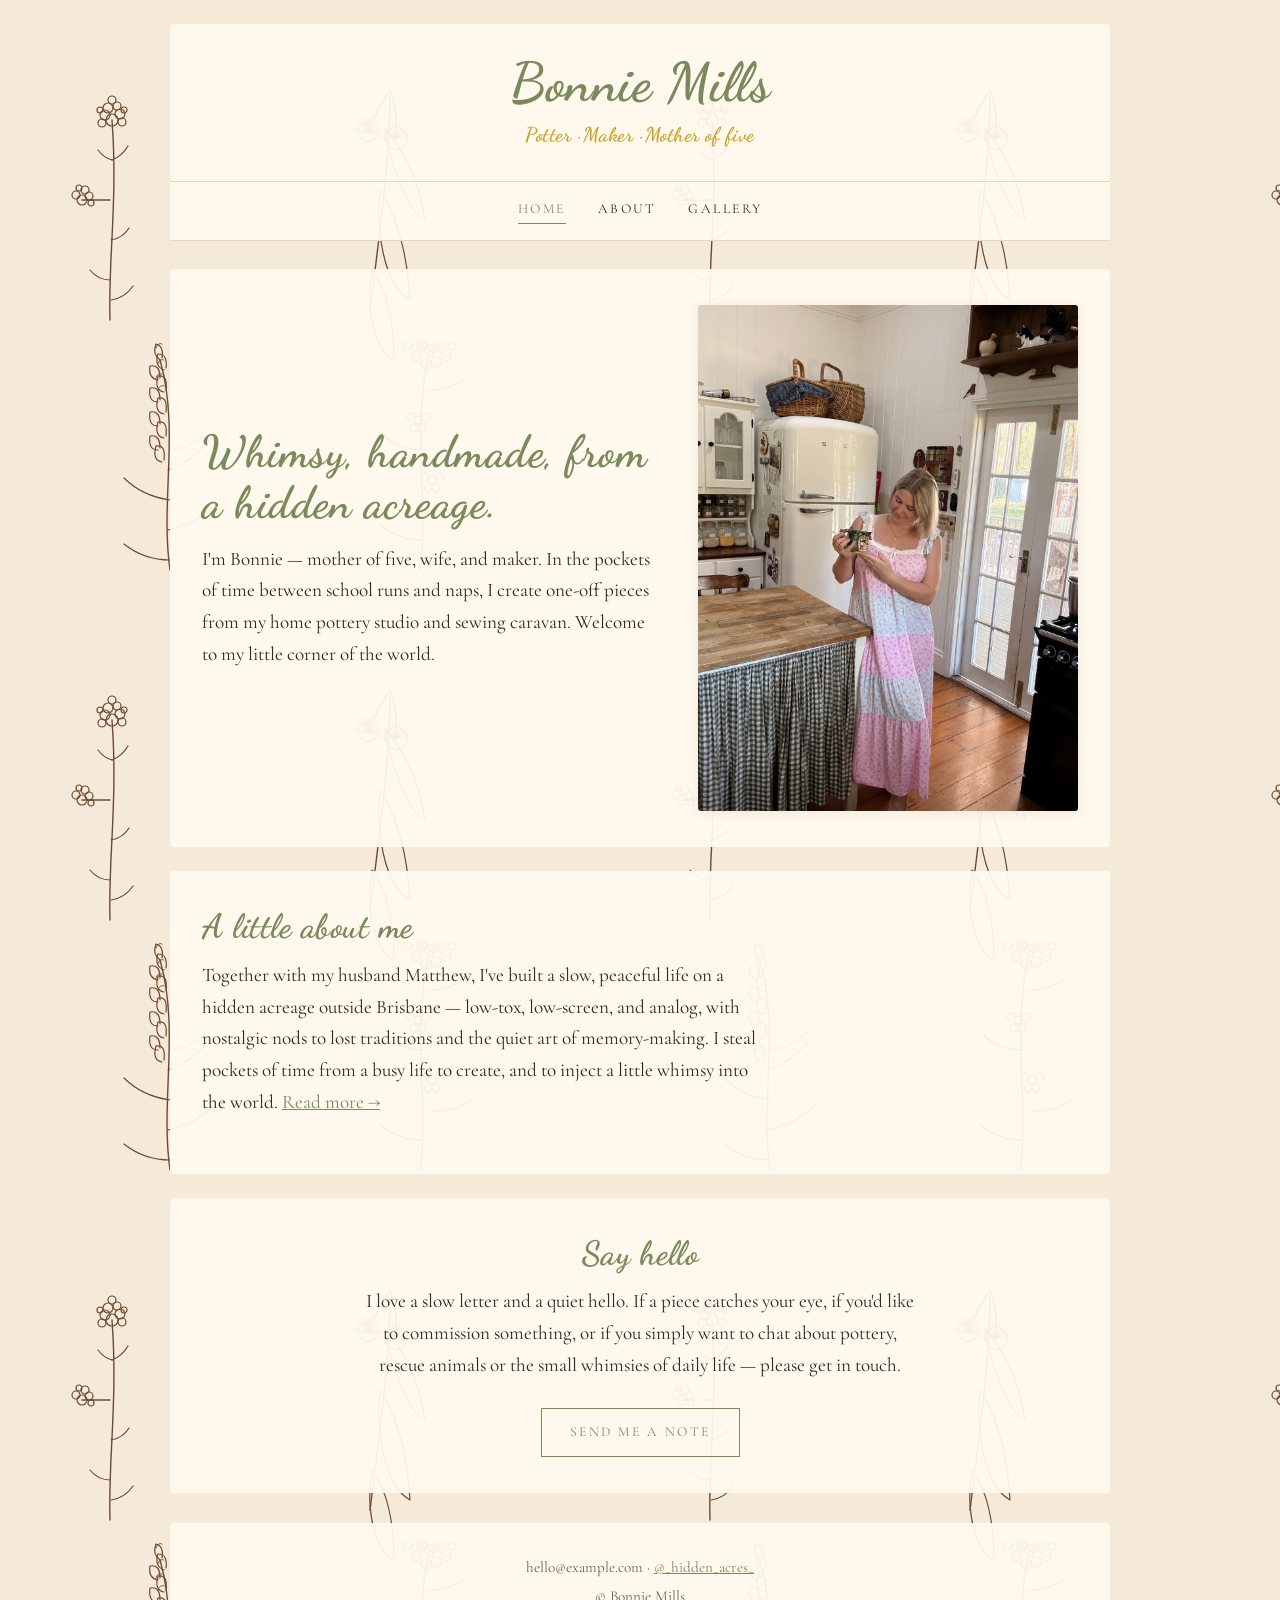
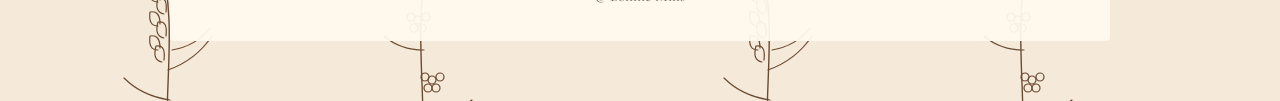
<file: index.html>
<!doctype html>
<html lang="en">
<head>
  <meta charset="utf-8">
  <meta name="viewport" content="width=device-width, initial-scale=1">
  <title>Bonnie Mills — Artist &amp; Maker</title>
  <link rel="preconnect" href="https://fonts.googleapis.com">
  <link rel="preconnect" href="https://fonts.gstatic.com" crossorigin>
  <link href="https://fonts.googleapis.com/css2?family=Cormorant+Garamond:wght@400;500;600&family=Dancing+Script:wght@500;700&display=swap" rel="stylesheet">
  <link rel="stylesheet" href="css/wireframe.css">
</head>
<body>
  <div class="page">
    <header class="site-header">
      <div class="site-title">Bonnie Mills</div>
      <div class="tagline">Potter · Maker · Mother of five</div>
    </header>
    <nav class="nav" aria-label="Primary">
      <a href="index.html" aria-current="page">Home</a>
      <a href="about.html">About</a>
      <a href="gallery.html">Gallery</a>
    </nav>

    <section class="hero">
      <div class="hero-img">
        <img src="assets/holding-mug.jpeg" alt="Bonnie in her kitchen">
      </div>
      <div>
        <h1>Whimsy, handmade, from a hidden acreage.</h1>
        <p>I'm Bonnie — mother of five, wife, and maker. In the pockets of time between school runs and naps, I create one-off pieces from my home pottery studio and sewing caravan. Welcome to my little corner of the world.</p>
      </div>
    </section>

    <section>
      <h2>A little about me</h2>
      <p>Together with my husband Matthew, I've built a slow, peaceful life on a hidden acreage outside Brisbane — low-tox, low-screen, and analog, with nostalgic nods to lost traditions and the quiet art of memory-making. I steal pockets of time from a busy life to create, and to inject a little whimsy into the world. <a href="about.html">Read more →</a></p>
    </section>

    <section class="cta">
      <h2>Say hello</h2>
      <p>I love a slow letter and a quiet hello. If a piece catches your eye, if you'd like to commission something, or if you simply want to chat about pottery, rescue animals or the small whimsies of daily life — please get in touch.</p>
      <a href="mailto:hello@example.com">Send me a note</a>
    </section>

    <footer class="site-footer">
      <p>hello@example.com · <a href="https://www.instagram.com/_hidden_acres_" target="_blank" rel="noopener">@_hidden_acres_</a></p>
      <p>© Bonnie Mills</p>
    </footer>
  </div>
</body>
</html>
</file>
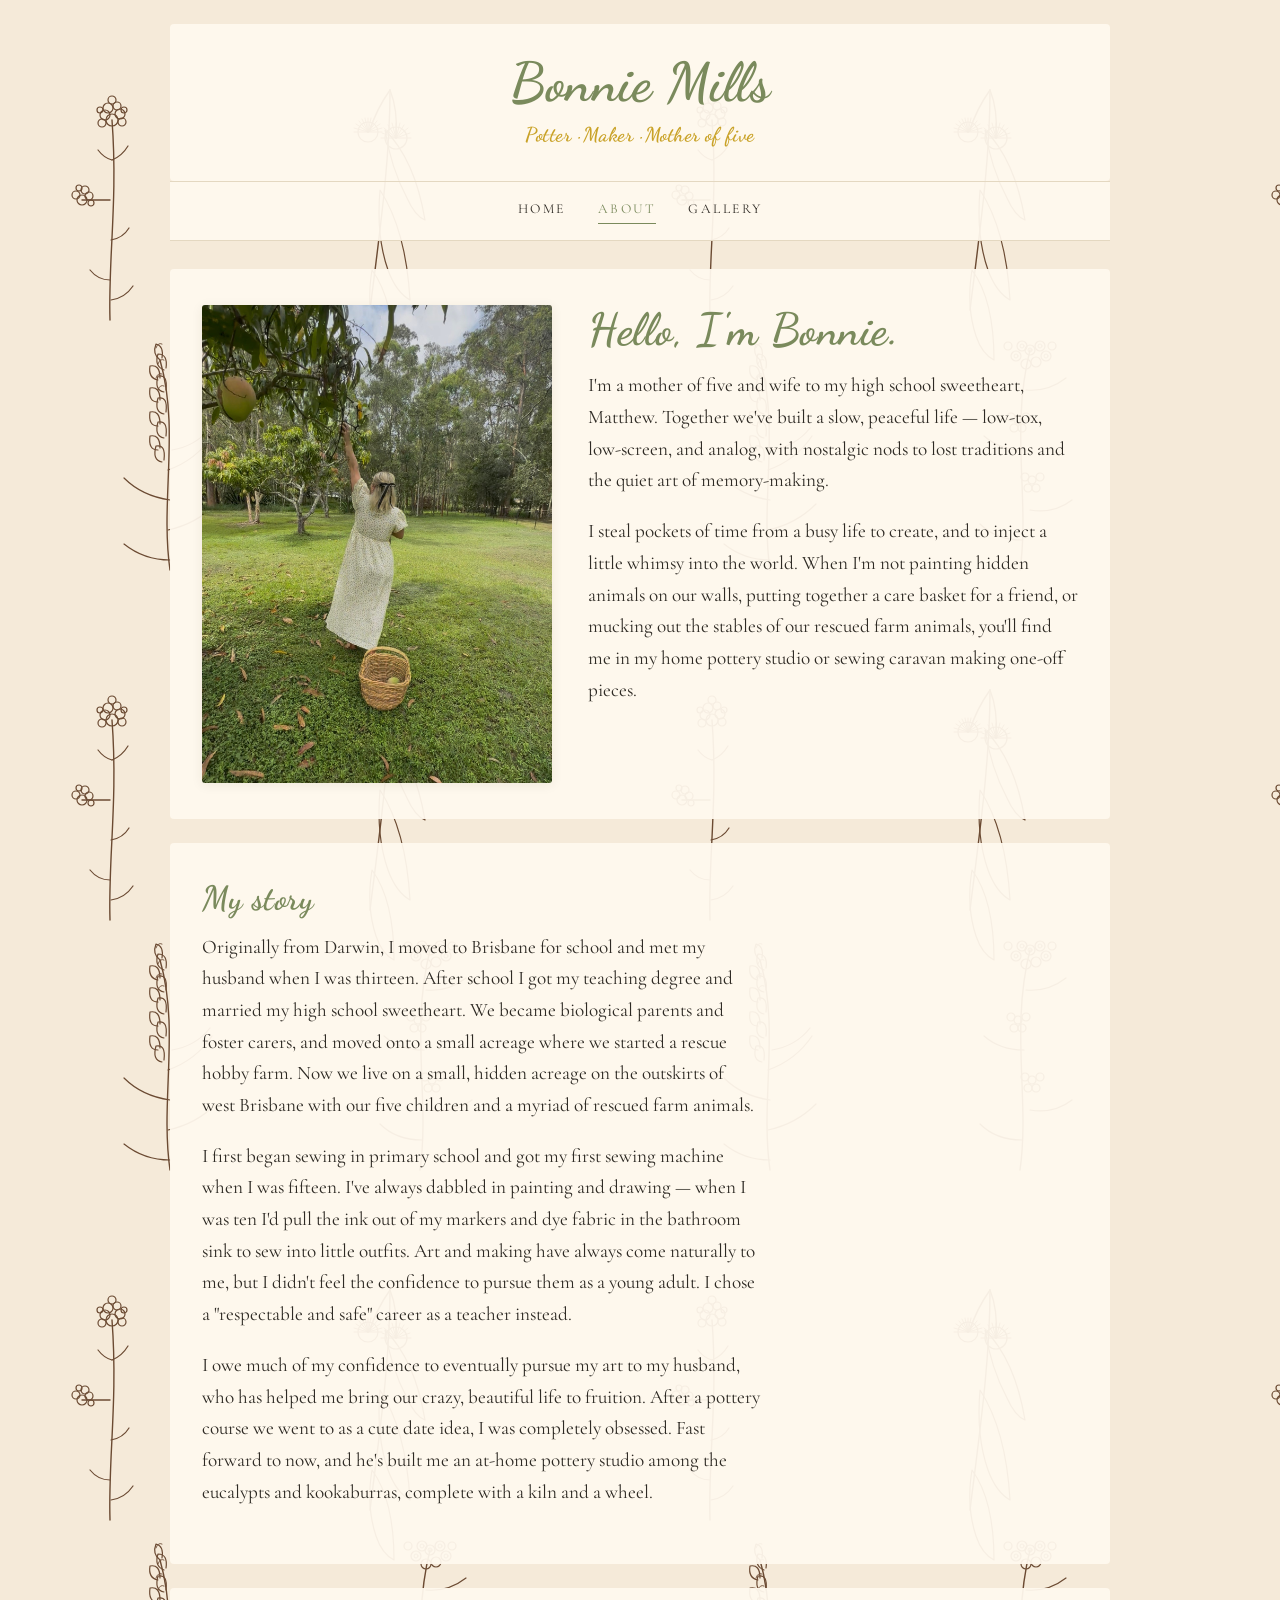
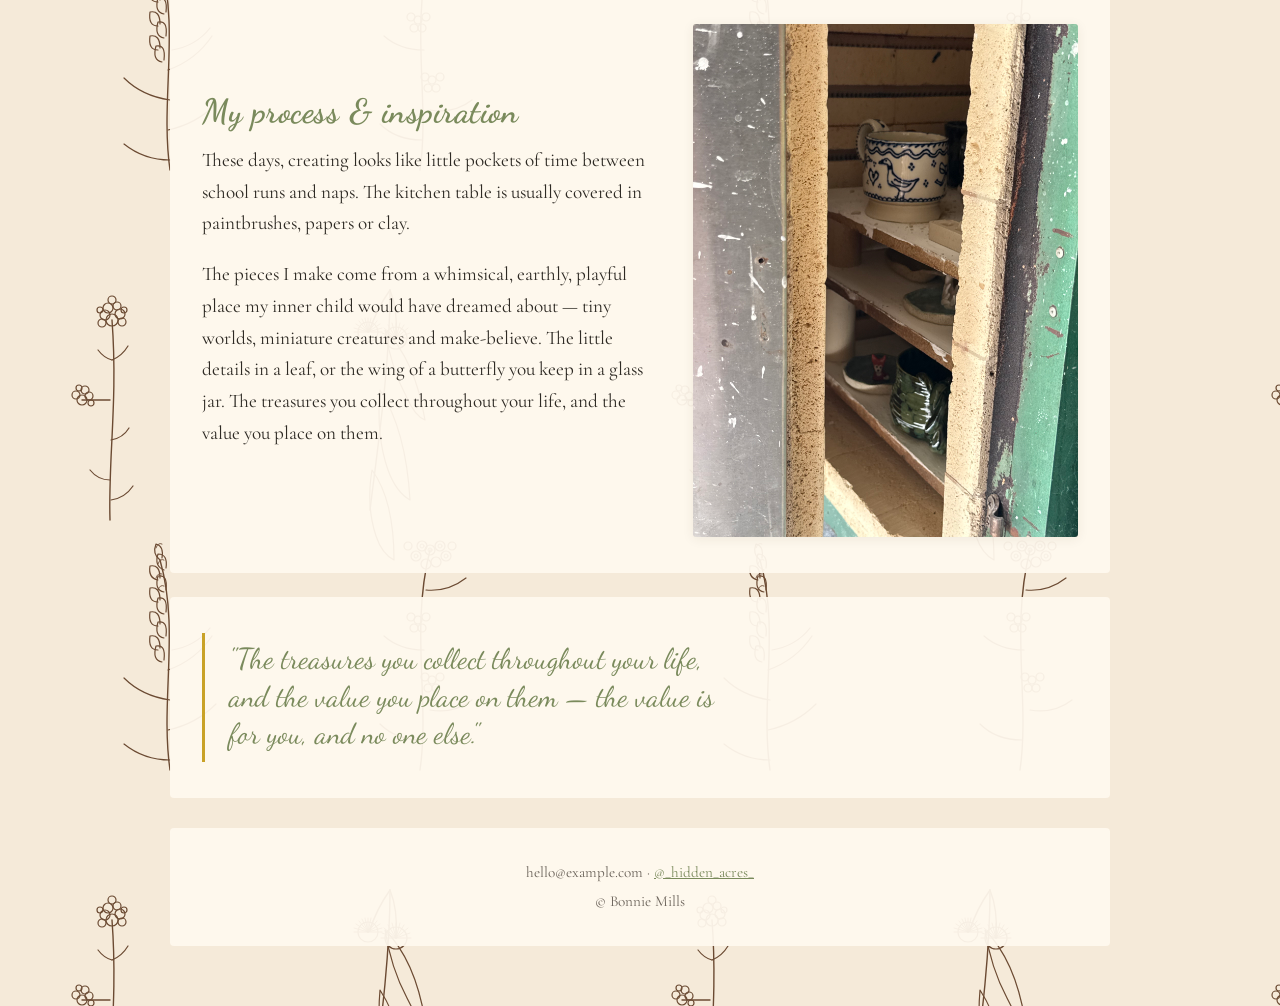
<file: about.html>
<!doctype html>
<html lang="en">
<head>
  <meta charset="utf-8">
  <meta name="viewport" content="width=device-width, initial-scale=1">
  <title>About — Bonnie Mills</title>
  <link rel="preconnect" href="https://fonts.googleapis.com">
  <link rel="preconnect" href="https://fonts.gstatic.com" crossorigin>
  <link href="https://fonts.googleapis.com/css2?family=Cormorant+Garamond:wght@400;500;600&family=Dancing+Script:wght@500;700&display=swap" rel="stylesheet">
  <link rel="stylesheet" href="css/wireframe.css">
</head>
<body>
  <div class="page">
    <header class="site-header">
      <div class="site-title">Bonnie Mills</div>
      <div class="tagline">Potter · Maker · Mother of five</div>
    </header>
    <nav class="nav" aria-label="Primary">
      <a href="index.html">Home</a>
      <a href="about.html" aria-current="page">About</a>
      <a href="gallery.html">Gallery</a>
    </nav>

    <section class="about-intro">
      <div class="portrait-img"><img src="assets/picking-fruit.jpeg" alt="Bonnie picking fruit"></div>
      <div>
        <h1>Hello, I'm Bonnie.</h1>
        <p>I'm a mother of five and wife to my high school sweetheart, Matthew. Together we've built a slow, peaceful life — low-tox, low-screen, and analog, with nostalgic nods to lost traditions and the quiet art of memory-making.</p>
        <p>I steal pockets of time from a busy life to create, and to inject a little whimsy into the world. When I'm not painting hidden animals on our walls, putting together a care basket for a friend, or mucking out the stables of our rescued farm animals, you'll find me in my home pottery studio or sewing caravan making one-off pieces.</p>
      </div>
    </section>

    <section>
      <h2>My story</h2>
      <p>Originally from Darwin, I moved to Brisbane for school and met my husband when I was thirteen. After school I got my teaching degree and married my high school sweetheart. We became biological parents and foster carers, and moved onto a small acreage where we started a rescue hobby farm. Now we live on a small, hidden acreage on the outskirts of west Brisbane with our five children and a myriad of rescued farm animals.</p>
      <p>I first began sewing in primary school and got my first sewing machine when I was fifteen. I've always dabbled in painting and drawing — when I was ten I'd pull the ink out of my markers and dye fabric in the bathroom sink to sew into little outfits. Art and making have always come naturally to me, but I didn't feel the confidence to pursue them as a young adult. I chose a "respectable and safe" career as a teacher instead.</p>
      <p>I owe much of my confidence to eventually pursue my art to my husband, who has helped me bring our crazy, beautiful life to fruition. After a pottery course we went to as a cute date idea, I was completely obsessed. Fast forward to now, and he's built me an at-home pottery studio among the eucalypts and kookaburras, complete with a kiln and a wheel.</p>
    </section>

    <section class="process process-single">
      <div>
        <h2>My process &amp; inspiration</h2>
        <p>These days, creating looks like little pockets of time between school runs and naps. The kitchen table is usually covered in paintbrushes, papers or clay.</p>
        <p>The pieces I make come from a whimsical, earthly, playful place my inner child would have dreamed about — tiny worlds, miniature creatures and make-believe. The little details in a leaf, or the wing of a butterfly you keep in a glass jar. The treasures you collect throughout your life, and the value you place on them.</p>
      </div>
      <div class="thumb"><img src="assets/IMG_2192.jpeg" alt="The kiln"></div>
    </section>

    <section>
      <blockquote>"The treasures you collect throughout your life, and the value you place on them — the value is for you, and no one else."</blockquote>
    </section>

    <footer class="site-footer">
      <p>hello@example.com · <a href="https://www.instagram.com/_hidden_acres_" target="_blank" rel="noopener">@_hidden_acres_</a></p>
      <p>© Bonnie Mills</p>
    </footer>
  </div>
</body>
</html>
</file>
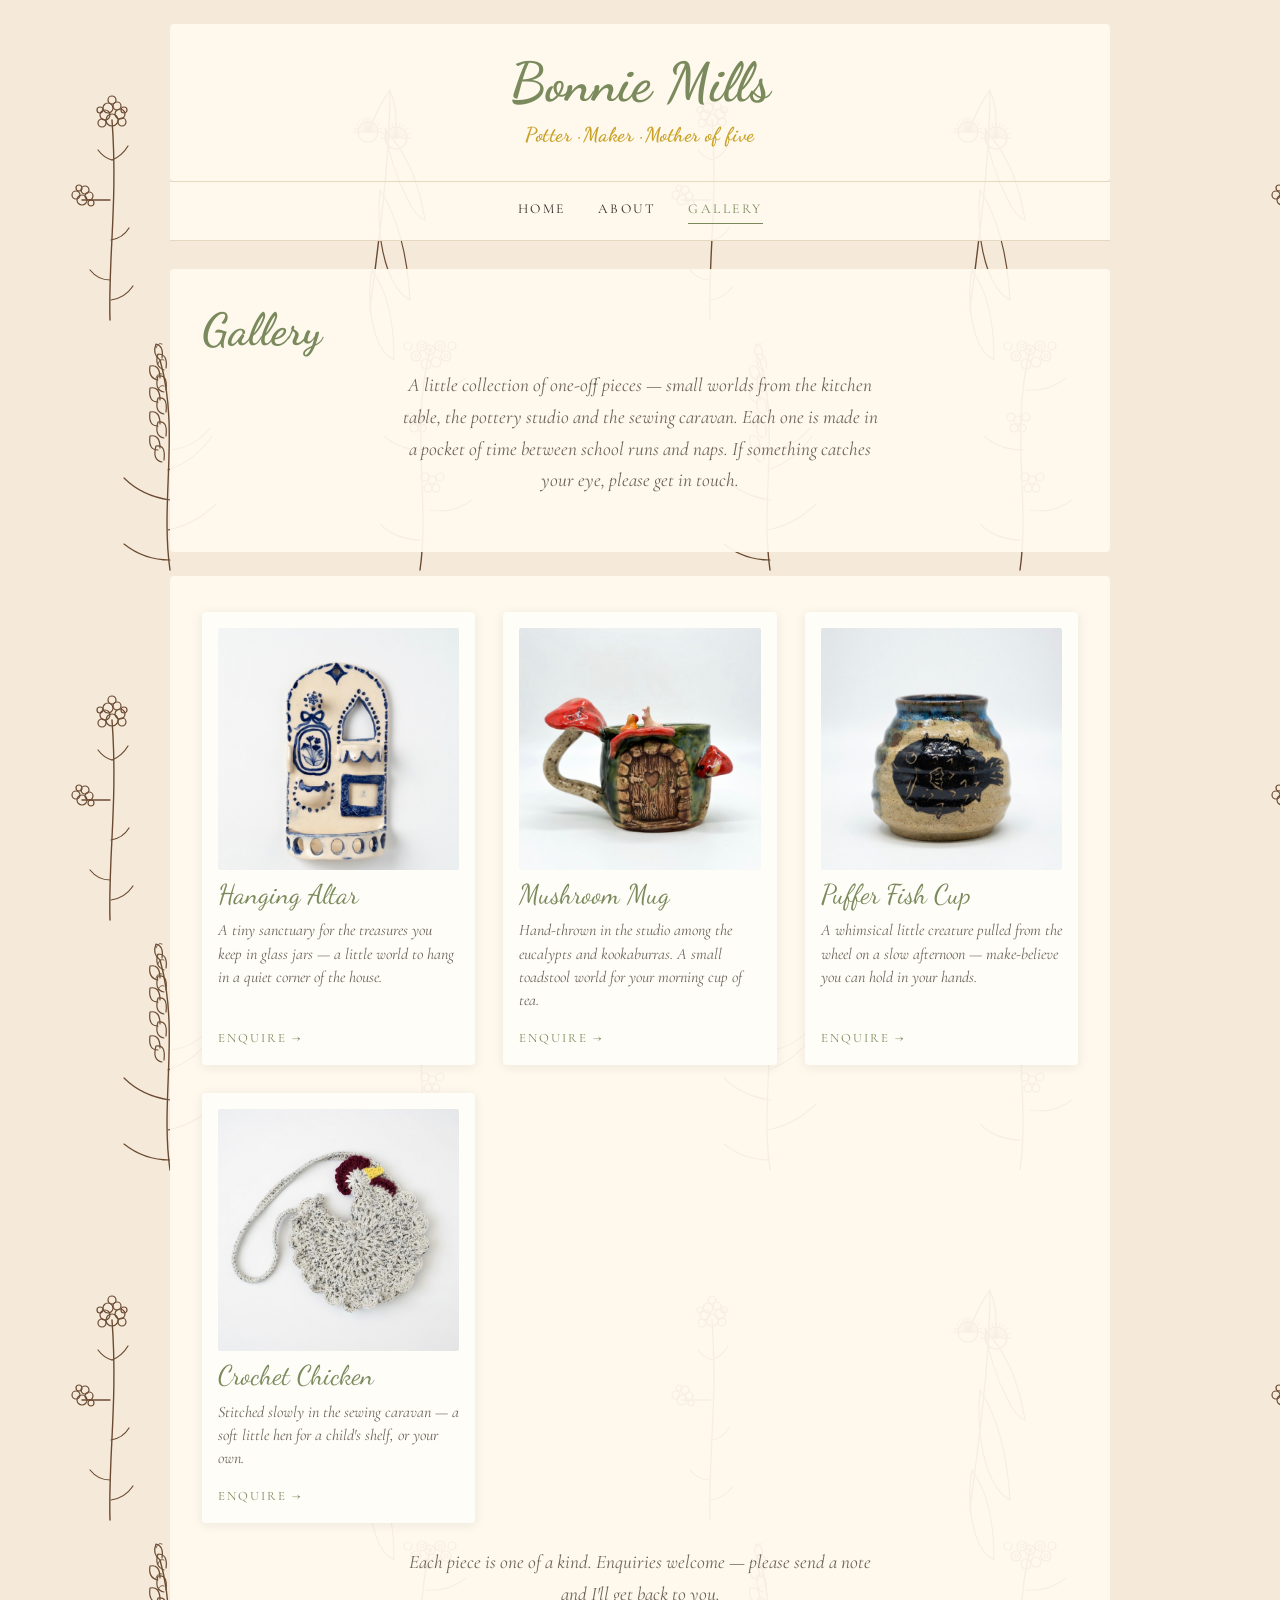
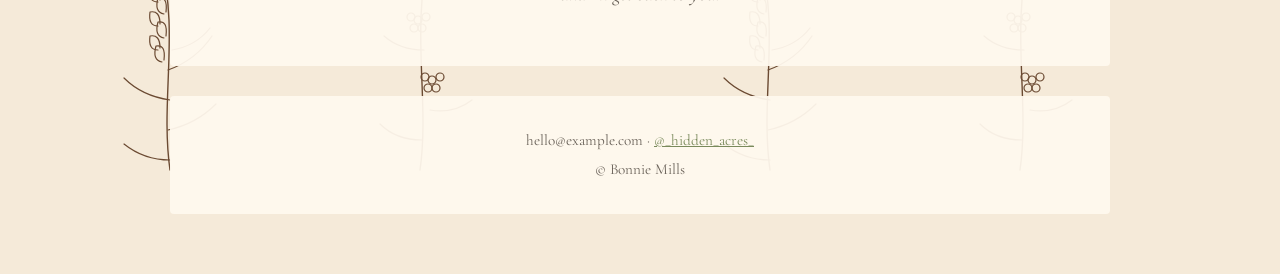
<file: gallery.html>
<!doctype html>
<html lang="en">
<head>
  <meta charset="utf-8">
  <meta name="viewport" content="width=device-width, initial-scale=1">
  <title>Gallery — Bonnie Mills</title>
  <link rel="preconnect" href="https://fonts.googleapis.com">
  <link rel="preconnect" href="https://fonts.gstatic.com" crossorigin>
  <link href="https://fonts.googleapis.com/css2?family=Cormorant+Garamond:wght@400;500;600&family=Dancing+Script:wght@500;700&display=swap" rel="stylesheet">
  <link rel="stylesheet" href="css/wireframe.css">
</head>
<body>
  <div class="page">
    <header class="site-header">
      <div class="site-title">Bonnie Mills</div>
      <div class="tagline">Potter · Maker · Mother of five</div>
    </header>
    <nav class="nav" aria-label="Primary">
      <a href="index.html">Home</a>
      <a href="about.html">About</a>
      <a href="gallery.html" aria-current="page">Gallery</a>
    </nav>

    <section>
      <h1>Gallery</h1>
      <p class="gallery-note">A little collection of one-off pieces — small worlds from the kitchen table, the pottery studio and the sewing caravan. Each one is made in a pocket of time between school runs and naps. If something catches your eye, please get in touch.</p>
    </section>

    <section>
      <div class="gallery-grid">

        <div class="card">
          <div class="card-img"><img src="assets/hanging-altar.jpeg" alt=""></div>
          <div class="title">Hanging Altar</div>
          <div class="meta">A tiny sanctuary for the treasures you keep in glass jars — a little world to hang in a quiet corner of the house.</div>
          <a class="enquire" href="mailto:hello@example.com?subject=Enquiry:%20Hanging%20Altar">Enquire →</a>
        </div>

        <div class="card">
          <div class="card-img"><img src="assets/mushroom-mug.jpeg" alt=""></div>
          <div class="title">Mushroom Mug</div>
          <div class="meta">Hand-thrown in the studio among the eucalypts and kookaburras. A small toadstool world for your morning cup of tea.</div>
          <a class="enquire" href="mailto:hello@example.com?subject=Enquiry:%20Mushroom%20Mug">Enquire →</a>
        </div>

        <div class="card">
          <div class="card-img"><img src="assets/puffer-fish-cup.jpeg" alt=""></div>
          <div class="title">Puffer Fish Cup</div>
          <div class="meta">A whimsical little creature pulled from the wheel on a slow afternoon — make-believe you can hold in your hands.</div>
          <a class="enquire" href="mailto:hello@example.com?subject=Enquiry:%20Puffer%20Fish%20Cup">Enquire →</a>
        </div>

        <div class="card">
          <div class="card-img"><img src="assets/crochet-chicken.jpeg" alt=""></div>
          <div class="title">Crochet Chicken</div>
          <div class="meta">Stitched slowly in the sewing caravan — a soft little hen for a child's shelf, or your own.</div>
          <a class="enquire" href="mailto:hello@example.com?subject=Enquiry:%20Crochet%20Chicken">Enquire →</a>
        </div>

      </div>
      <p class="gallery-note" style="margin-top:24px;">Each piece is one of a kind. Enquiries welcome — please send a note and I'll get back to you.</p>
    </section>

    <footer class="site-footer">
      <p>hello@example.com · <a href="https://www.instagram.com/_hidden_acres_" target="_blank" rel="noopener">@_hidden_acres_</a></p>
      <p>© Bonnie Mills</p>
    </footer>
  </div>
</body>
</html>
</file>
<file: css/wireframe.css>
/* Bonnie Mills — site styles */
:root {
  --bg: #f5ead9;
  --panel: rgba(255, 249, 238, 0.94);
  --ink: #2e2a24;
  --muted: #6b635a;
  --line: #e4d8c1;
  --soft: #f4eedf;
  --accent: #7a8a5c;   /* dusty eucalyptus */
  --accent-2: #c9a227; /* wattle gold */
  --script: "Dancing Script", "Parisienne", cursive;
  --sans: "Cormorant Garamond", Georgia, "Times New Roman", serif;
  --shadow: 0 2px 12px rgba(70, 55, 30, 0.08);
}

* { box-sizing: border-box; }
html, body { margin: 0; padding: 0; }

body {
  font-family: var(--sans);
  font-size: 1.2rem;
  color: var(--ink);
  background-color: var(--bg);
  background-image: url("../assets/bg-natives.svg");
  background-repeat: repeat;
  background-size: 600px 600px;
  line-height: 1.65;
}

img { max-width: 100%; display: block; }

.page {
  max-width: 980px;
  margin: 0 auto;
  padding: 24px 20px 60px;
}

/* Typography */
h1, h2, h3, .site-title, .tagline {
  font-family: var(--script);
  font-weight: 700;
  color: var(--accent);
  letter-spacing: 0.5px;
  margin: 0 0 14px;
  line-height: 1.15;
}
h1 { font-size: 2.8rem; }
h2 { font-size: 2.1rem; }
h3 { font-size: 1.5rem; }

p { margin: 0 0 1em; max-width: 62ch; }
a { color: var(--accent); }

/* Header / nav / footer */
.site-header {
  text-align: center;
  padding: 32px 20px 20px;
  background: var(--panel);
  border-radius: 4px;
}
.site-title { font-size: 3.4rem; line-height: 1; }
.tagline { font-size: 1.25rem; color: var(--accent-2); margin-top: 6px; }

.nav {
  display: flex;
  justify-content: center;
  gap: 32px;
  padding: 16px 0;
  margin: 0 0 28px;
  background: var(--panel);
  border-top: 1px solid var(--line);
  border-bottom: 1px solid var(--line);
  font-family: var(--sans);
  text-transform: uppercase;
  letter-spacing: 2.5px;
  font-size: 0.85rem;
}
.nav a { text-decoration: none; color: var(--ink); padding-bottom: 2px; }
.nav a:hover, .nav a[aria-current="page"] { color: var(--accent); border-bottom: 1px solid var(--accent); }

section {
  padding: 36px 32px;
  margin-bottom: 24px;
  background: var(--panel);
  border-radius: 4px;
}

/* Images — soft, no hard borders */
figure, .hero-img, .portrait-img, .thumb, .card-img {
  margin: 0;
  overflow: hidden;
  border-radius: 3px;
  background: var(--soft);
  box-shadow: var(--shadow);
}
.hero-img img,
.portrait-img img { width: 100%; height: auto; }

.thumb { display: block; }
.thumb img { width: 100%; height: auto; }

/* Home — hero */
.hero {
  display: grid;
  gap: 28px;
  grid-template-columns: 1fr;
  align-items: center;
}
@media (min-width: 800px) {
  .hero { grid-template-columns: 1.2fr 1fr; gap: 40px; }
  .hero .hero-img { order: 2; }
}

.cta { text-align: center; }
.cta p { margin-left: auto; margin-right: auto; }
.cta a.button, .cta > a {
  display: inline-block;
  padding: 12px 28px;
  border: 1px solid var(--accent);
  text-decoration: none;
  font-family: var(--sans);
  text-transform: uppercase;
  letter-spacing: 2.5px;
  font-size: 0.85rem;
  margin-top: 8px;
  transition: background 0.2s;
}
.cta > a:hover { background: var(--accent); color: #fff; }

/* About */
.about-intro {
  display: grid;
  gap: 28px;
  grid-template-columns: 1fr;
  align-items: start;
}
@media (min-width: 800px) {
  .about-intro { grid-template-columns: 1fr 1.4fr; gap: 36px; }
}

.process {
  display: grid;
  gap: 28px;
  grid-template-columns: 1fr;
  align-items: center;
}
@media (min-width: 800px) {
  .process { grid-template-columns: 1.2fr 1fr; }
  .process.process-single { grid-template-columns: 1.2fr 1fr; }
}

blockquote {
  font-family: var(--script);
  font-size: 1.8rem;
  line-height: 1.3;
  color: var(--accent);
  border-left: 3px solid var(--accent-2);
  margin: 0;
  padding: 8px 24px;
  max-width: 30ch;
}

/* Gallery */
.gallery-note {
  font-style: italic;
  color: var(--muted);
  text-align: center;
  max-width: 60ch;
  margin-left: auto;
  margin-right: auto;
}
.gallery-grid {
  display: grid;
  grid-template-columns: repeat(auto-fill, minmax(260px, 1fr));
  gap: 28px;
}
.card {
  background: #fffdf8;
  padding: 16px;
  display: flex;
  flex-direction: column;
  gap: 10px;
  border-radius: 4px;
  box-shadow: var(--shadow);
}
.card-img {
  aspect-ratio: 1 / 1;
  box-shadow: none;
  border-radius: 2px;
}
.card-img img { width: 100%; height: 100%; object-fit: cover; }
.card .title { font-family: var(--script); font-size: 1.7rem; color: var(--accent); line-height: 1.1; }
.card .meta { font-size: 1rem; color: var(--muted); font-style: italic; line-height: 1.45; margin: 0; }
.card .price { display: none !important; }
.card .enquire {
  font-size: 0.8rem;
  text-transform: uppercase;
  letter-spacing: 2px;
  margin-top: auto;
  padding-top: 6px;
  text-decoration: none;
  color: var(--accent);
}

/* Footer */
.site-footer {
  text-align: center;
  padding: 28px 20px;
  margin-top: 30px;
  background: var(--panel);
  color: var(--muted);
  font-size: 0.95rem;
  border-radius: 4px;
}
.site-footer p { margin: 4px 0; max-width: none; }

/* Mobile */
@media (max-width: 700px) {
  body { font-size: 1.1rem; }
  section { padding: 26px 22px; }
  .site-title { font-size: 2.6rem; }
  h1 { font-size: 2.2rem; }
  h2 { font-size: 1.8rem; }
  .nav { gap: 20px; flex-wrap: wrap; }
}
</file>
